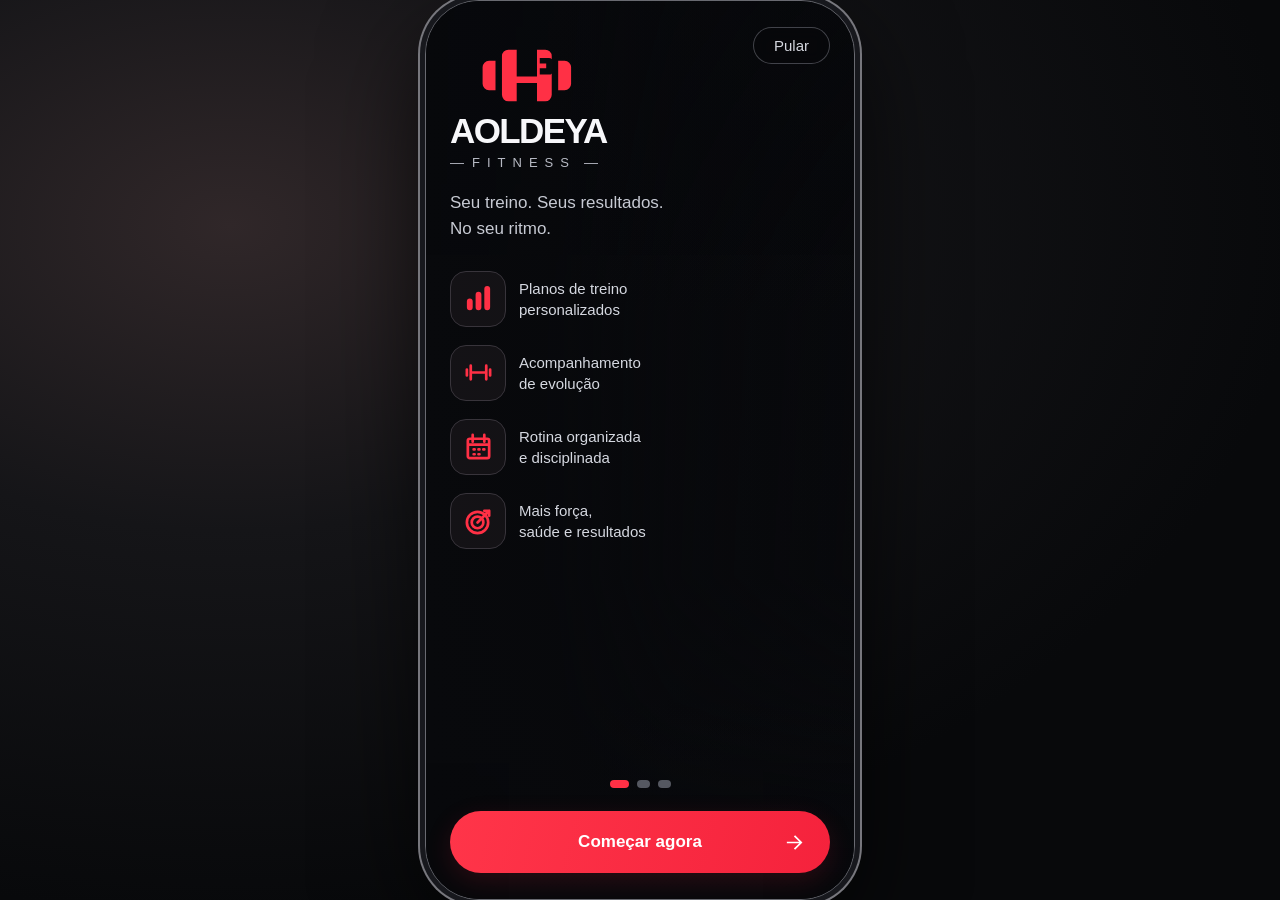
<file: novo/frontend/src/pages/index.html>
<!doctype html>
<html lang="pt-BR">
<head>
  <meta charset="utf-8" />
  <meta name="viewport" content="width=device-width, initial-scale=1" />
  <meta name="theme-color" content="#090a0d" />
  <title>AOLDEYA Fitness - Seu treino. Seus resultados.</title>
  <link rel="stylesheet" href="../styles/style.css" />
</head>
<body>
  <section class="phone" aria-label="Apresentação do AOLDEYA Fitness">
    <div class="hero" aria-hidden="true"></div>
    <a class="skip" href="usuario.html">Pular</a>
    <main>
      <header class="brand" aria-label="AOLDEYA Fitness">
        <svg class="brand-mark" viewBox="0 0 100 64" aria-hidden="true"><path fill="currentColor" d="M4 23a7 7 0 0 1 7-7h7v32h-7a7 7 0 0 1-7-7V23Zm21-12a7 7 0 0 1 7-7h9v29h22V4h9a7 7 0 0 1 7 7v42a7 7 0 0 1-7 7h-9V40H41v20h-9a7 7 0 0 1-7-7V11Zm61 5h7a7 7 0 0 1 7 7v18a7 7 0 0 1-7 7h-7V16Z"/><path d="M66 13h10a4 4 0 0 1 4 4v10a4 4 0 0 1-4 4H66v-7h7v-5h-7z" fill="#090a0d"/></svg>
        <div class="brand-name">AOLDEYA</div><div class="brand-sub">FITNESS</div>
      </header>
      <h1>Seu treino. Seus resultados.<br />No seu ritmo.</h1>
      <div class="features">
        <div class="feature"><span class="icon"><svg viewBox="0 0 32 32"><path d="M7 25v-6M16 25V12M25 25V6" stroke-width="6"/></svg></span><span>Planos de treino<br />personalizados</span></div>
        <div class="feature"><span class="icon"><svg viewBox="0 0 32 32"><path d="M4 13v6m4-10v14m16-14v14m4-10v6M8 16h16"/></svg></span><span>Acompanhamento<br />de evolução</span></div>
        <div class="feature"><span class="icon"><svg viewBox="0 0 32 32"><rect x="5" y="8" width="22" height="20" rx="2"/><path d="M10 4v7m12-7v7M6 14h20M11 19h1m4 0h1m4 0h1m-11 5h1m4 0h1"/></svg></span><span>Rotina organizada<br />e disciplinada</span></div>
        <div class="feature"><span class="icon"><svg viewBox="0 0 32 32"><circle cx="15" cy="18" r="11"/><circle cx="15" cy="18" r="6"/><path d="m15 18 12-12m-5 0h5v5"/></svg></span><span>Mais força,<br />saúde e resultados</span></div>
      </div>
      <footer class="bottom" id="comecar">
        <div class="dots" aria-label="Tela 1 de 3"><span></span><span></span><span></span></div>
        <nav class="actions" aria-label="Acesso">
          <a class="button primary" href="usuario.html">Começar agora<svg viewBox="0 0 24 24"><path d="M4 12h15m-7-7 7 7-7 7"/></svg></a>
        </nav>
      </footer>
    </main>
  </section>
  <script src="../scripts/script.js" defer></script>
</body>
</html>
</file>
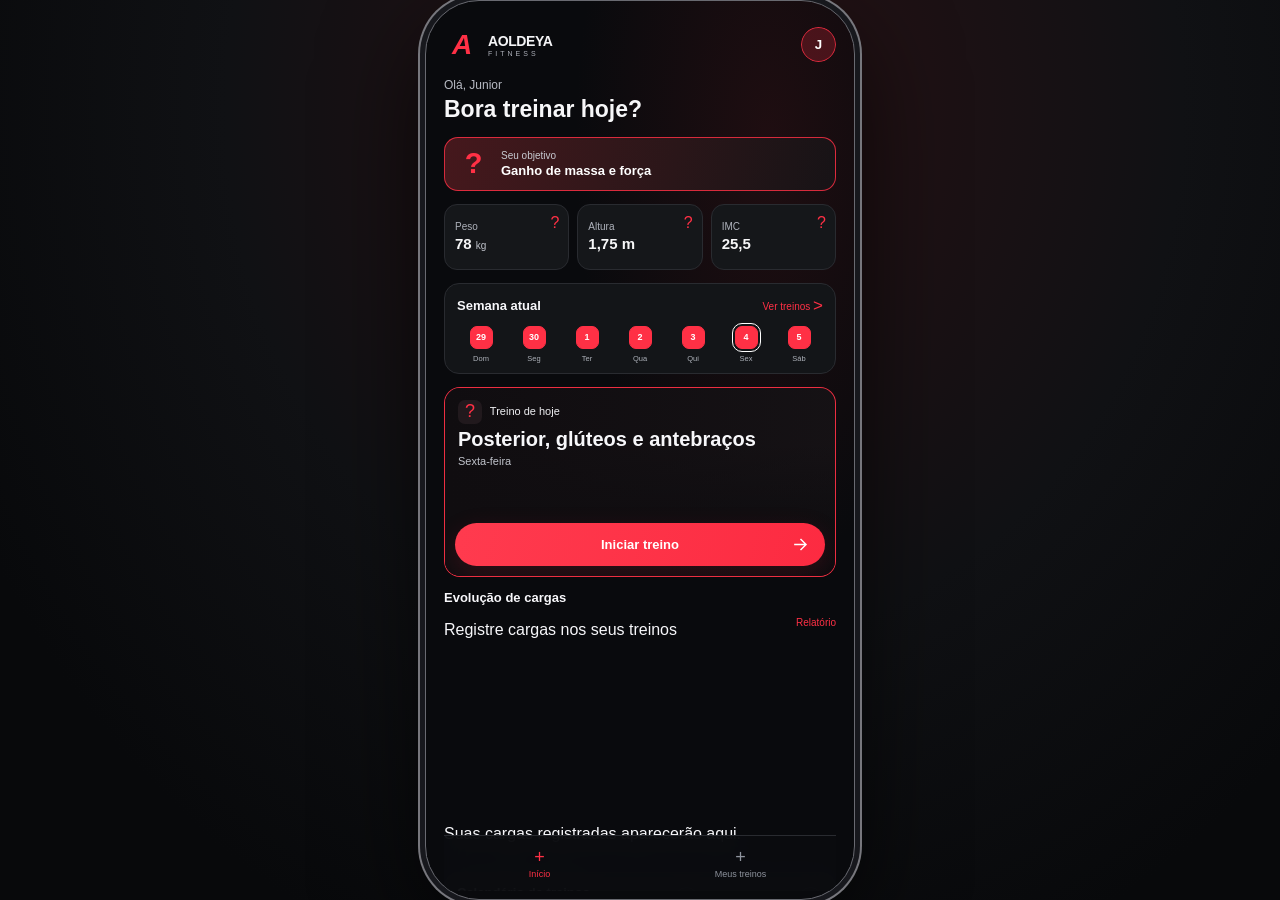
<file: novo/frontend/src/pages/dashboard.html>
<!doctype html>
<html lang="pt-BR">
<head>
  <meta charset="utf-8" />
  <meta name="viewport" content="width=device-width, initial-scale=1" />
  <meta name="theme-color" content="#090a0d" />
  <title>in&iacute;cio - AOLDEYA Fitness</title>
  <link rel="stylesheet" href="../styles/style.css" />
  <link rel="stylesheet" href="../styles/dashboard.css" />
</head>
<body class="app-page dashboard-page" data-page="dashboard">
  <section class="phone app-phone" aria-label="Painel AOLDEYA Fitness">
    <div class="app-backdrop" aria-hidden="true"></div>
    <main class="app-main dashboard-main">
      <header class="app-topbar">
        <a class="mini-brand" href="dashboard.html" aria-label="AOLDEYA Fitness in&iacute;cio"><span class="mini-logo">A</span><span>AOLDEYA<small>FITNESS</small></span></a>
        <div class="profile-menu-wrap">
          <button class="change-user" id="profile-menu-toggle" type="button" aria-label="Abrir menu do perfil" aria-expanded="false" aria-controls="profile-menu"><span class="avatar-initial">J</span><img id="profile-avatar-photo" alt="" hidden /></button>
          <div class="profile-menu" id="profile-menu" aria-label="Opções de perfil" hidden><button type="button" data-profile-action="photo">Editar foto de perfil</button><button type="button" data-profile-action="details">Editar dados do perfil</button><button type="button" id="appearance-toggle" data-profile-action="appearance">Mudar apar&#234;ncia</button><button class="profile-menu-logout" type="button" data-profile-action="logout">Sair</button><p id="profile-menu-feedback" class="profile-menu-feedback" role="status" aria-live="polite"></p></div>
          <input id="profile-photo-input" type="file" accept="image/jpeg,image/png,image/webp" hidden />
        </div>
      </header>
      <section class="welcome-block">
        <p class="eyebrow" id="welcome-greeting">Ol&aacute;, Junior</p>
        <h1 id="welcome-title">Bora treinar hoje?</h1>
      </section>
      <section class="goal-card">
        <span class="goal-icon" aria-hidden="true">?</span>
        <div><small>Seu objetivo</small><strong id="profile-goal">Ganho de massa e for&ccedil;a</strong></div>
      </section>
      <section class="stats-grid" aria-label="Suas medidas">
        <button class="stat-card measure-edit" type="button" aria-label="Editar peso" aria-haspopup="dialog"><span class="stat-icon">?</span><small>Peso</small><strong><span id="profile-weight">78</span> <small>kg</small></strong></button>
        <button class="stat-card measure-edit" type="button" aria-label="Editar altura" aria-haspopup="dialog"><span class="stat-icon">?</span><small>Altura</small><strong id="profile-height">1,75 m</strong></button>
        <article class="stat-card"><span class="stat-icon">?</span><small>IMC</small><strong id="profile-bmi">25,5</strong></article>
      </section>
      <dialog class="measures-dialog" id="measures-dialog" aria-labelledby="measures-title"><form id="measures-form"><button class="measures-close" type="button" id="close-measures" aria-label="Fechar">&times;</button><h2 id="measures-title">Atualizar medidas</h2><label for="weight-input">Peso (kg)</label><input id="weight-input" name="weight" type="number" min="20" max="400" step="0.1" required /><label for="height-input">Altura (m)</label><input id="height-input" name="height" type="number" min="0.8" max="2.5" step="0.01" required /><p class="bmi-preview" id="bmi-preview">IMC calculado: 25,5</p><p id="measure-feedback" role="status" aria-live="polite"></p><button class="button primary" type="submit">Salvar medidas</button></form></dialog>
      <dialog class="profile-dialog" id="profile-dialog" aria-labelledby="profile-dialog-title"><form id="profile-form"><button class="measures-close" id="close-profile-dialog" type="button" aria-label="Fechar">&times;</button><h2 id="profile-dialog-title">Editar dados do perfil</h2><label for="profile-name-input">Nome</label><input id="profile-name-input" type="text" maxlength="80" required /><p id="profile-feedback" role="status" aria-live="polite"></p><button class="button primary" type="submit">Salvar altera&ccedil;&otilde;es</button></form></dialog>
      <section class="week-card">
        <div class="section-heading"><h2>Semana atual</h2><a href="meus-treinos.html">Ver treinos <span>></span></a></div>
        <div class="week-progress" aria-label="Resumo semanal">
          <span class="week-day" data-day="dom"><i></i><small>Dom</small></span><span class="week-day" data-day="seg"><i></i><small>Seg</small></span><span class="week-day" data-day="ter"><i></i><small>Ter</small></span><span class="week-day" data-day="qua"><i></i><small>Qua</small></span><span class="week-day" data-day="qui"><i></i><small>Qui</small></span><span class="week-day" data-day="sex"><i></i><small>Sex</small></span><span class="week-day" data-day="sab"><i></i><small>S&aacute;b</small></span>
        </div>
      </section>
      <section class="today-card">
        <div class="today-image" id="today-image" aria-hidden="true"></div>
        <div class="today-shade"></div>
        <div class="today-caption"><span class="today-label"><span class="mini-dumbbell">?</span> Treino de hoje</span><strong id="today-workout-title">Peito</strong><small id="today-workout-day">Segunda-feira</small></div>
        <a class="button primary today-button" href="meus-treinos.html?dia=seg">Iniciar treino<svg viewBox="0 0 24 24"><path d="M4 12h15m-7-7 7 7-7 7"/></svg></a>
      </section>
      <section class="load-evolution-card"><div class="section-heading"><div><h2>Evolu&ccedil;&atilde;o de cargas</h2><p id="load-chart-exercise">Registre cargas nos seus treinos</p></div><a href="evolucao.html?usuario=Junior" class="report-link">Relat&oacute;rio</a></div><svg id="load-evolution-chart" class="load-chart" role="img" aria-label="Gr&aacute;fico da evolu&ccedil;&atilde;o de cargas"></svg><p class="load-chart-empty" id="load-chart-empty">Suas cargas registradas aparecer&atilde;o aqui.</p></section>
      <section class="training-calendar-card" aria-labelledby="calendar-title">
        <div class="calendar-heading"><div><h2 id="calendar-title">Calend&aacute;rio de treinos</h2><p id="calendar-count">Dias em que voc&ecirc; treinou</p></div><div class="calendar-month-nav"><button id="calendar-previous" type="button" aria-label="M&ecirc;s anterior">‹</button><strong id="calendar-month"></strong><button id="calendar-next" type="button" aria-label="Pr&oacute;ximo m&ecirc;s">›</button></div></div>
        <div class="calendar-weekdays" aria-hidden="true"><span>Dom</span><span>Seg</span><span>Ter</span><span>Qua</span><span>Qui</span><span>Sex</span><span>S&aacute;b</span></div>
        <div class="calendar-days" id="calendar-days" aria-label="Dias do m&ecirc;s"></div>
        <p class="calendar-hint"><i></i> Dia de treino registrado · Toque em uma data para registrar</p>
      </section>
      <dialog class="training-dialog" id="training-dialog" aria-labelledby="training-dialog-title"><form id="training-form"><button class="measures-close" id="close-training-dialog" type="button" aria-label="Fechar">&times;</button><h2 id="training-dialog-title">Registrar treino</h2><p id="training-date-label"></p><label for="training-name-input">Treino realizado</label><input id="training-name-input" maxlength="100" required value="Treino registrado" /><p id="training-feedback" role="status" aria-live="polite"></p><button class="button primary" type="submit">Registrar dia</button></form></dialog>
      <nav class="app-nav" aria-label="Navega&ccedil;&atilde;o principal"><a class="nav-link active" href="dashboard.html"><span>+</span>In&iacute;cio</a><a class="nav-link" href="meus-treinos.html"><span>+</span>Meus treinos</a></nav>
    </main>
  </section>
  <script src="../data/workouts.js" defer></script>
  <script src="../scripts/script.js" defer></script>
  <script src="../scripts/progress.js" defer></script>
  <script src="../scripts/dashboard.js" defer></script>
</body>
</html>
</file>
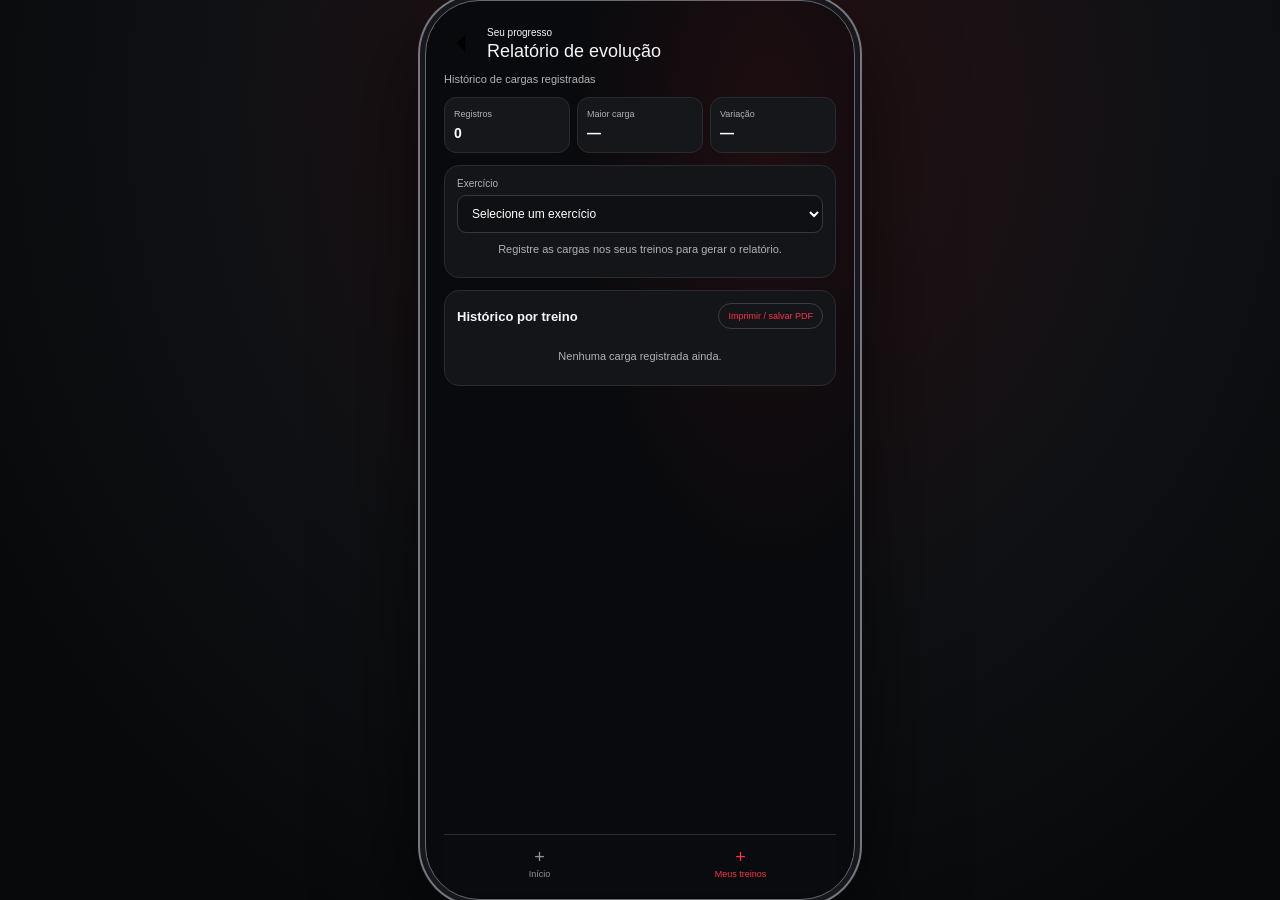
<file: novo/frontend/src/pages/evolucao.html>
<!doctype html>
<html lang="pt-BR">
<head>
  <meta charset="utf-8" />
  <meta name="viewport" content="width=device-width, initial-scale=1" />
  <meta name="theme-color" content="#090a0d" />
  <title>Relatório de evolução - AOLDEYA Fitness</title>
  <link rel="stylesheet" href="../styles/style.css" />
  <link rel="stylesheet" href="../styles/evolucao.css" />
</head>
<body class="app-page evolution-page" data-page="evolution">
  <section class="phone app-phone" aria-label="Relatório de evolução AOLDEYA Fitness">
    <div class="app-backdrop" aria-hidden="true"></div>
    <main class="app-main evolution-main">
      <header class="workouts-topbar"><a class="back app-back" href="dashboard.html" aria-label="Voltar ao in&iacute;cio"><svg viewBox="0 0 24 24"><path d="m15 18-6-6 6-6"/></svg></a><div><p class="eyebrow">Seu progresso</p><h1>Relat&oacute;rio de evolu&ccedil;&atilde;o</h1></div></header>
      <p class="report-period" id="report-period">Hist&oacute;rico de cargas registradas</p>
      <section class="report-stats" aria-label="Resumo da evolu&ccedil;&atilde;o">
        <article><small>Registros</small><strong id="record-count">0</strong></article>
        <article><small>Maior carga</small><strong id="record-best">—</strong></article>
        <article><small>Varia&ccedil;&atilde;o</small><strong id="record-change">—</strong></article>
      </section>
      <section class="report-chart-card">
        <label for="exercise-filter">Exerc&iacute;cio</label>
        <select id="exercise-filter"><option value="">Selecione um exerc&iacute;cio</option></select>
        <svg id="report-chart" class="report-chart" role="img" aria-label="Gr&aacute;fico da evolu&ccedil;&atilde;o de carga"></svg>
        <p id="report-empty">Registre as cargas nos seus treinos para gerar o relat&oacute;rio.</p>
        <p id="exercise-insight" class="exercise-insight"></p>
      </section>
      <section class="history-card"><div class="history-heading"><h2>Hist&oacute;rico por treino</h2><button id="print-report" type="button">Imprimir / salvar PDF</button></div><div id="load-history" class="load-history"></div></section>
      <nav class="app-nav" aria-label="Navega&ccedil;&atilde;o principal"><a class="nav-link" href="dashboard.html"><span>+</span>In&iacute;cio</a><a class="nav-link active" href="meus-treinos.html"><span>+</span>Meus treinos</a></nav>
    </main>
  </section>
  <script src="../scripts/script.js" defer></script>
  <script src="../scripts/progress.js" defer></script>
  <script src="../scripts/evolucao.js" defer></script>
</body>
</html>
</file>
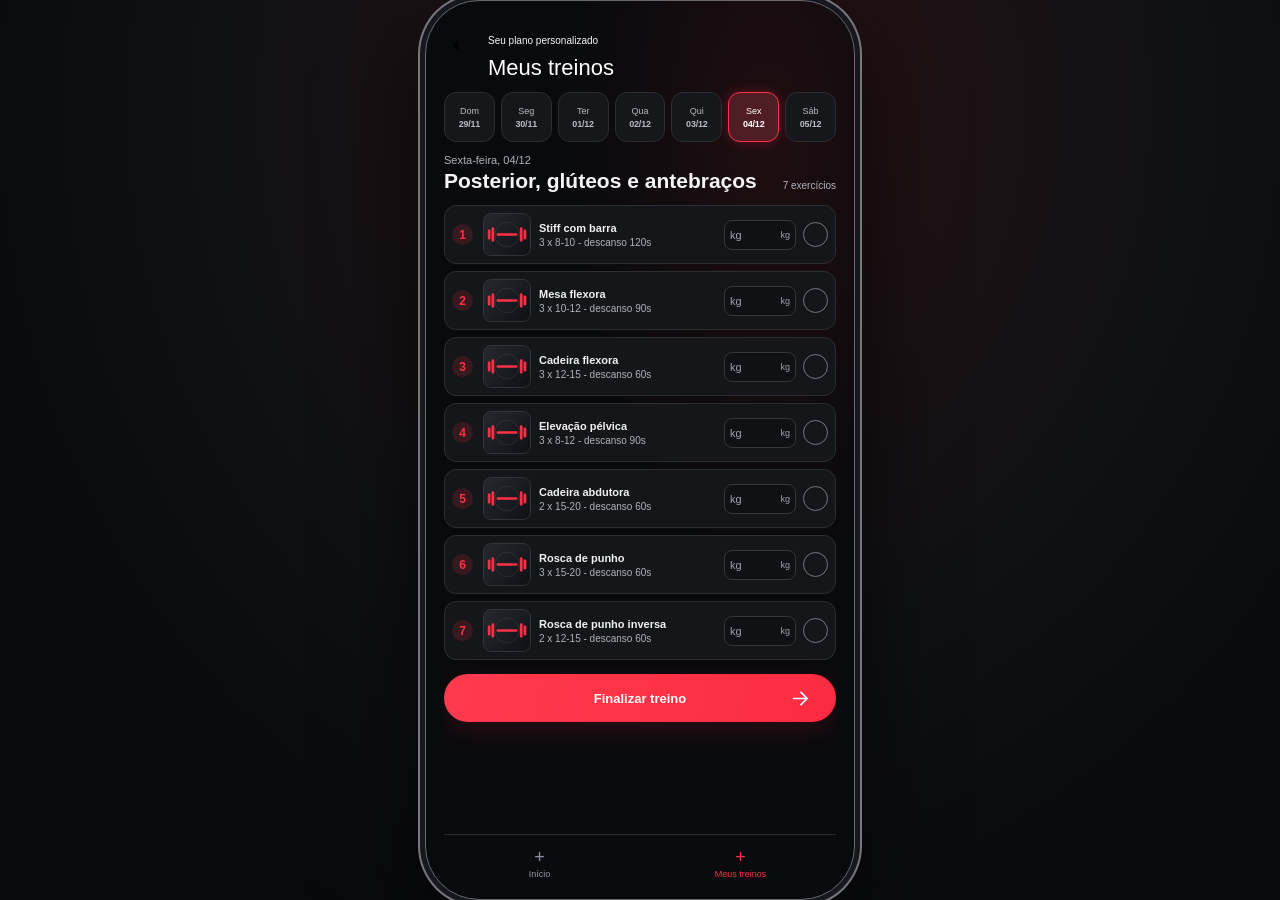
<file: novo/frontend/src/pages/meus-treinos.html>
<!doctype html>
<html lang="pt-BR">
<head>
  <meta charset="utf-8" />
  <meta name="viewport" content="width=device-width, initial-scale=1" />
  <meta name="theme-color" content="#090a0d" />
  <title>Meus treinos - AOLDEYA Fitness</title>
  <link rel="stylesheet" href="../styles/style.css" />
  <link rel="stylesheet" href="../styles/meus-treinos.css" />
</head>
<body class="app-page workouts-page" data-page="workouts">
  <section class="phone app-phone" aria-label="Meus treinos AOLDEYA Fitness">
    <div class="app-backdrop" aria-hidden="true"></div>
    <main class="app-main workouts-main">
      <header class="workouts-topbar"><a class="back app-back" href="dashboard.html" aria-label="Voltar ao início"><svg viewBox="0 0 24 24"><path d="m15 18-6-6 6-6"/></svg></a><div><p class="eyebrow">Seu plano personalizado</p><h1>Meus treinos</h1></div></header>
      <section class="day-picker" aria-label="Selecione um dia">
        <button class="day-button" type="button" data-day="dom"><span>Dom</span><small></small></button>
        <button class="day-button" type="button" data-day="seg"><span>Seg</span><small></small></button>
        <button class="day-button" type="button" data-day="ter"><span>Ter</span><small></small></button>
        <button class="day-button" type="button" data-day="qua"><span>Qua</span><small></small></button>
        <button class="day-button" type="button" data-day="qui"><span>Qui</span><small></small></button>
        <button class="day-button" type="button" data-day="sex"><span>Sex</span><small></small></button>
        <button class="day-button" type="button" data-day="sab"><span>S&aacute;b</span><small></small></button>
      </section>
      <section class="workout-heading"><div><p id="selected-day-label">Segunda-feira</p><h2 id="selected-workout-title">Peito</h2></div><span class="exercise-count" id="exercise-count">6 exercícios</span></section>
      <section class="exercise-list" id="exercise-list" aria-live="polite"></section>
      <section class="rest-card" id="rest-card" hidden><span>+</span><h2>Dia de recuperação</h2><p>Descanse, hidrate-se e prepare-se para o próximo treino.</p></section>
      <dialog class="exercise-dialog" id="exercise-dialog" aria-labelledby="exercise-dialog-title">
        <button class="exercise-dialog-close" id="exercise-dialog-close" type="button" aria-label="Fechar descrição">×</button>
        <img class="exercise-dialog-image" id="exercise-dialog-image" src="../assets/exercise-placeholder.svg" alt="Demonstração do exercício" />
        <div class="exercise-dialog-content">
          <p class="eyebrow" id="exercise-dialog-category">Exercício</p>
          <h2 id="exercise-dialog-title"></h2>
          <p class="exercise-dialog-summary" id="exercise-dialog-summary"></p>
          <h3>Como executar</h3>
          <p id="exercise-dialog-description"></p>
          <small class="exercise-dialog-credit">Imagens: <a href="https://github.com/yuhonas/free-exercise-db" target="_blank" rel="noreferrer">Free Exercise DB</a> (Unlicense)</small>
        </div>
      </dialog>
      <footer class="workout-footer"><button class="button primary finish-workout" type="button">Finalizar treino<svg viewBox="0 0 24 24"><path d="M4 12h15m-7-7 7 7-7 7"/></svg></button></footer>
      <nav class="app-nav" aria-label="Navegação principal"><a class="nav-link" href="dashboard.html"><span>+</span>Início</a><a class="nav-link active" href="meus-treinos.html"><span>+</span>Meus treinos</a></nav>
    </main>
  </section>
  <script src="../data/workouts.js" defer></script>
  <script src="../scripts/script.js" defer></script>
  <script src="../scripts/progress.js" defer></script>
  <script src="../scripts/meus-treinos.js" defer></script>
</body>
</html>
</file>
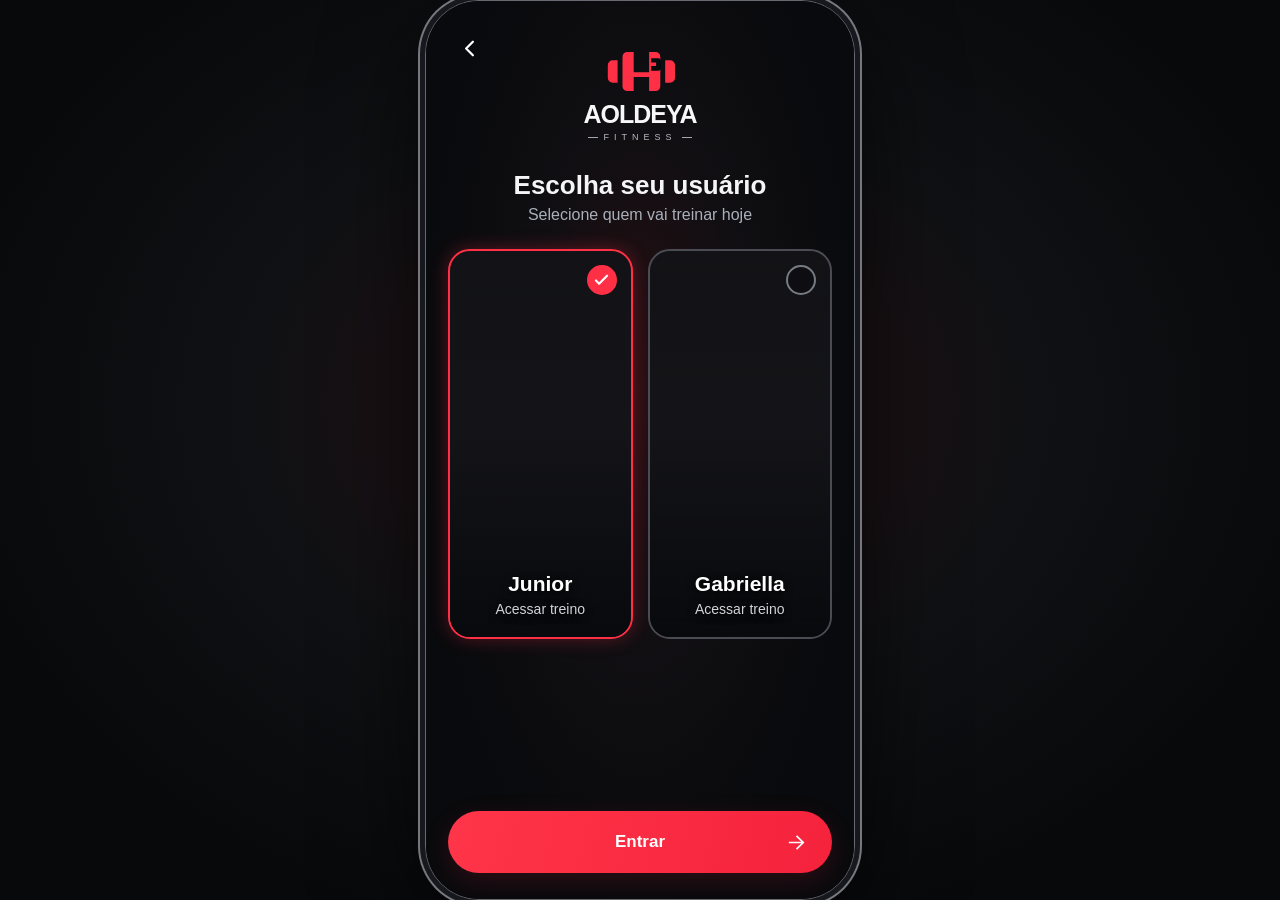
<file: novo/frontend/src/pages/usuario.html>
<!doctype html>
<html lang="pt-BR">
<head>
  <meta charset="utf-8" />
  <meta name="viewport" content="width=device-width, initial-scale=1" />
  <meta name="theme-color" content="#090a0d" />
  <title>Escolha seu usuário — AOLDEYA Fitness</title>
  <link rel="stylesheet" href="../styles/style.css" />
  <link rel="stylesheet" href="../styles/usuario.css" />
</head>
<body class="user-page">
  <section class="phone user-phone" aria-label="Escolha de usuário AOLDEYA Fitness">
    <div class="user-glow" aria-hidden="true"></div>
    <a class="back" href="index.html" aria-label="Voltar"><svg viewBox="0 0 24 24"><path d="m15 18-6-6 6-6"/></svg></a>
    <main class="user-main">
      <header class="brand user-brand" aria-label="AOLDEYA Fitness">
        <svg class="brand-mark" viewBox="0 0 100 64" aria-hidden="true"><path fill="currentColor" d="M4 23a7 7 0 0 1 7-7h7v32h-7a7 7 0 0 1-7-7V23Zm21-12a7 7 0 0 1 7-7h9v29h22V4h9a7 7 0 0 1 7 7v42a7 7 0 0 1-7 7h-9V40H41v20h-9a7 7 0 0 1-7-7V11Zm61 5h7a7 7 0 0 1 7 7v18a7 7 0 0 1-7 7h-7V16Z"/><path d="M66 13h10a4 4 0 0 1 4 4v10a4 4 0 0 1-4 4H66v-7h7v-5h-7z" fill="#090a0d"/></svg>
        <div class="brand-name">AOLDEYA</div><div class="brand-sub">FITNESS</div>
      </header>
      <div class="user-heading"><h1>Escolha seu usuário</h1><p>Selecione quem vai treinar hoje</p></div>
      <div class="profiles" role="group" aria-label="Usuários">
        <button class="profile-card selected" type="button" data-user="Junior" aria-pressed="true">
          <span class="profile-photo junior-photo" aria-hidden="true"></span><span class="check" aria-hidden="true"><svg viewBox="0 0 24 24"><path d="m5 12 4 4L19 6"/></svg></span>
          <span class="profile-info"><strong>Junior</strong><span>Acessar treino</span></span>
        </button>
        <button class="profile-card" type="button" data-user="Gabriella" aria-pressed="false">
          <span class="profile-photo gabriella-photo" aria-hidden="true"></span><span class="check" aria-hidden="true"><svg viewBox="0 0 24 24"><path d="m5 12 4 4L19 6"/></svg></span>
          <span class="profile-info"><strong>Gabriella</strong><span>Acessar treino</span></span>
        </button>
      </div>
      <footer class="user-bottom"><button class="button primary enter-button" type="button">Entrar<svg viewBox="0 0 24 24"><path d="M4 12h15m-7-7 7 7-7 7"/></svg></button></footer>
    </main>
  </section>
  <script src="../scripts/script.js" defer></script>
  <script src="../scripts/usuario.js" defer></script>
</body>
</html>
</file>
<file: novo/frontend/src/styles/style.css>
/* Base visual compartilhada pelas páginas; regras específicas ficam nos arquivos de cada tela. */
:root { color-scheme: dark; --red: #ff3045; --muted: #c4c8d1; }
    * { box-sizing: border-box; }
    body { margin: 0; min-height: 100vh; display: grid; place-items: center; color: #f7f7fa; background: radial-gradient(ellipse at 18% 25%, #302729 0, #151518 32%, #08090b 72%); font-family: Inter, -apple-system, BlinkMacSystemFont, "Segoe UI", sans-serif; }
    .phone { position: relative; width: min(100vw, 430px); height: min(100dvh, 900px); min-height: 700px; overflow: hidden; isolation: isolate; border: 1px solid #696a71; border-radius: 54px; background: #08090c; box-shadow: 0 0 0 5px #17181d, 0 0 0 7px #77777d, 0 34px 100px #000b; }
    .hero { position: absolute; inset: 0; z-index: -2; background: linear-gradient(90deg, #08090c 0%, #08090ce8 31%, #08090c75 58%, #08090c16 100%), linear-gradient(0deg, #08090c 0%, transparent 36%, #08090c14 100%), url("https://images.unsplash.com/photo-1534438327276-14e5300c3a48?auto=format&fit=crop&w=1200&q=85") center / cover; opacity: .93; }
    .hero::after { content: ""; position: absolute; inset: 0; background: linear-gradient(0deg,#08090c 0%,transparent 22%,transparent 65%,#08090c66 100%); }
    .bars i { display: block; width: 3px; border-radius: 2px; background: white; height: 6px; }.bars i:nth-child(2){height:9px}.bars i:nth-child(3){height:12px}.bars i:nth-child(4){height:15px}
    .skip { position: absolute; z-index: 2; top: 26px; right: 24px; border: 1px solid #77798288; color: #d5d7df; background: #08090c66; padding: 9px 20px; border-radius: 25px; font-size: 15px; text-decoration: none; backdrop-filter: blur(8px); }
    main { position: absolute; inset: 45px 24px 0; display: flex; flex-direction: column; }
    .brand { width: fit-content; margin: 0 0 20px; }
    .brand-mark { width: 94px; height: 59px; margin-left: 28px; color: var(--red); }
    .brand-name { margin-top: 4px; font-size: 35px; line-height: 1; letter-spacing: -1.6px; font-weight: 900; }
    .brand-sub { margin-top: 7px; color: #b7bac4; font-size: 13px; letter-spacing: 7px; font-weight: 500; }
    .brand-sub:before,.brand-sub:after { content:""; display:inline-block; vertical-align:middle; width:14px; height:1px; background:#a4a6b0; margin-right:8px; }.brand-sub:after{margin:0 0 0 8px}
    h1 { margin: 0 0 27px; max-width: 270px; color: #c7cad3; font-size: 17px; line-height: 1.55; font-weight: 400; }
    .features { display: grid; gap: 16px; max-width: 265px; }
    .feature { display: flex; align-items: center; gap: 13px; min-height: 58px; color: #d5d8e0; font-size: 15px; line-height: 1.4; }
    .icon { width: 56px; height: 56px; flex: 0 0 56px; display: grid; place-items: center; color: var(--red); border: 1px solid #38343b; border-radius: 16px; background: #171519c9; }
    .icon svg { width: 31px; height: 31px; stroke: currentColor; fill: none; stroke-width: 2.8; stroke-linecap: round; stroke-linejoin: round; }
    .bottom { margin-top: auto; padding-bottom: 26px; }
    .dots { display: flex; justify-content: center; gap: 8px; margin: 0 0 23px; }
    .dots span { height: 8px; width: 13px; border-radius: 8px; background: #555861; }.dots span:first-child{width:19px;background:var(--red)}
    .actions { display: grid; gap: 12px; }
    .button { height: 62px; display: flex; align-items: center; justify-content: center; position: relative; border-radius: 40px; text-decoration: none; font-size: 17px; font-weight: 650; }
    .primary { color: #fff; background: linear-gradient(105deg, #ff3549, #f5223c); box-shadow: 0 8px 26px #f5223c25; }
    .primary svg { position: absolute; right: 24px; width: 23px; height: 23px; fill: none; stroke: currentColor; stroke-width: 1.8; }
    .secondary { color: #c7cad2; border: 1px solid #a0a2aa; background: #08090c66; font-weight: 450; }
    @media (max-width: 500px) { body { display:block; background:#08090c; }.phone { width:100%; height:100dvh; min-height:640px; border:0; border-radius:0; box-shadow:none; }.phone:before { content:""; position:absolute; inset:0; z-index:4; border:0; pointer-events:none; } main { inset: 44px 24px 0; } }
    @media (max-height: 760px) { main { top: 34px; } .features { gap: 9px; }.feature,.icon{min-height:50px;height:50px}.icon{width:50px;flex-basis:50px}.brand{margin-bottom:12px}h1{margin-bottom:16px}.bottom{padding-bottom:18px}.dots{margin-bottom:14px}.button{height:56px} }

.app-page { --accent: var(--red); background: radial-gradient(ellipse at 55% 12%, #291114 0, #101114 48%, #08090b 82%); }
    .app-page.profile-pink { --accent: #f020b4; }
    .app-page .primary { color: white; background: linear-gradient(105deg, color-mix(in srgb, var(--accent), white 5%), color-mix(in srgb, var(--accent), #e90023 12%)); }
    .app-phone { background: #090a0d; }
    .app-backdrop { position: absolute; inset: 0; z-index: -1; background: radial-gradient(ellipse at 80% 16%, #40131766 0, transparent 40%); pointer-events: none; }
    .app-main { position: absolute; inset: 24px 18px 8px; display: flex; flex-direction: column; gap: 13px; overflow-y: auto; scrollbar-width: none; }
    .app-main::-webkit-scrollbar { display: none; }
    .app-topbar,.workouts-topbar { min-height: 39px; display: flex; align-items: center; justify-content: space-between; }
    .mini-brand { display: inline-flex; gap: 8px; align-items: center; color: #f4f4f6; text-decoration: none; font-size: 14px; font-weight: 850; letter-spacing: -.4px; }
    .mini-brand small { display: block; margin-top: 1px; color: #aeb1ba; font-size: 7px; letter-spacing: 3px; font-weight: 500; }
    .mini-logo { position: relative; display: grid; place-items: center; width: 36px; height: 27px; color: var(--accent); font-size: 28px; line-height: 1; font-weight: 900; font-style: italic; }
    .change-user { display: block; text-decoration: none; }
    .avatar-initial { width: 35px; height: 35px; display: grid; place-items: center; border: 1px solid color-mix(in srgb, var(--accent), transparent 20%); border-radius: 50%; color: white; background: color-mix(in srgb, var(--accent), transparent 78%); font-weight: 700; }
.app-nav { position: sticky; bottom: -1px; z-index: 4; display: grid; grid-template-columns: 1fr 1fr; min-height: 57px; margin: auto -5px 0; border-top: 1px solid #292b30; background: #0b0c0feF; backdrop-filter: blur(14px); }
    .nav-link { display: grid; align-content: center; justify-items: center; gap: 3px; color: #8f949e; text-decoration: none; font-size: 9px; }
    .nav-link span { font-size: 18px; line-height: 1; }
    .nav-link.active { color: var(--accent); }
@media (max-width: 500px) { .app-main { inset: 20px 16px 5px; }.stats-grid { gap: 6px; }.stat-card { padding-left: 8px; }.workouts-main { inset: 20px 14px 5px; }.exercise-row { grid-template-columns: 21px 43px minmax(0,1fr) 26px; gap: 6px; }.exercise-thumb { width: 43px; } }
    @media (max-height: 760px) { .app-main { gap: 9px; }.goal-card { min-height: 48px; }.stat-card { min-height: 58px; }.week-card { padding-top: 9px; padding-bottom: 8px; }.today-card { flex-basis: 160px; min-height: 160px; }.workouts-main { gap: 8px; }.day-button { min-height: 44px; }.exercise-list { gap: 5px; }.exercise-row { min-height: 52px; }.exercise-thumb { height: 37px; }.workouts-main .exercise-copy strong { font-size: 10px; } }

/* Tema claro escolhido no menu do perfil e persistido por usuário. */
.app-page.light-appearance { color-scheme: light; color: #1b1d22; background: radial-gradient(ellipse at 55% 12%, #f7e8ea 0, #e8e9ed 50%, #d8dbe1 100%); }
.app-page.light-appearance .app-phone { color: #1b1d22; background: #f2f3f6; }
.app-page.light-appearance .app-backdrop { background: radial-gradient(ellipse at 80% 16%, #f0c9ce 0, transparent 45%); }
.app-page.light-appearance .goal-card,.app-page.light-appearance .stat-card,.app-page.light-appearance .week-card,.app-page.light-appearance .today-card,.app-page.light-appearance .load-evolution-card,.app-page.light-appearance .training-calendar-card,.app-page.light-appearance .report-stats article,.app-page.light-appearance .report-chart-card,.app-page.light-appearance .history-card,.app-page.light-appearance .exercise-row,.app-page.light-appearance .rest-card { color: #202228; border-color: #d5d7de; background-color: #fff; }
.app-page.light-appearance .goal-card strong,.app-page.light-appearance .stat-card strong,.app-page.light-appearance .report-stats strong { color: #17191e; }
.app-page.light-appearance .welcome-block h1,.app-page.light-appearance .workouts-topbar h1,.app-page.light-appearance .workout-heading h2,.app-page.light-appearance .exercise-copy strong,.app-page.light-appearance .today-caption strong,.app-page.light-appearance .section-heading h2,.app-page.light-appearance .history-heading h2 { color: #17191e; }
.app-page.light-appearance .eyebrow,.app-page.light-appearance .workout-heading p,.app-page.light-appearance .exercise-copy small,.app-page.light-appearance .stat-card small,.app-page.light-appearance .section-heading p,.app-page.light-appearance .calendar-weekdays { color: #626873; }
.app-page.light-appearance .day-button { color: #4d525c; border-color: #d5d7de; background: #fff; }
.app-page.light-appearance .day-button.active { color: #17191e; background: color-mix(in srgb, var(--accent), white 87%); }
.app-page.light-appearance .exercise-load { color: #202228; }
.app-page.light-appearance .load-entry { border-color: #d5d7de; background: #f5f6f8; }
.app-page.light-appearance .profile-menu,.app-page.light-appearance .exercise-dialog,.app-page.light-appearance .profile-dialog,.app-page.light-appearance .measures-dialog,.app-page.light-appearance .training-dialog { color: #202228; border-color: #d5d7de; background: #fff; }
.app-page.light-appearance .profile-menu button { color: #30343b; }
.app-page.light-appearance .app-nav { border-color: #d5d7de; background: #fffffff0; }
.app-page.light-appearance .exercise-dialog-content > p:not(.eyebrow):not(.exercise-dialog-summary),.app-page.light-appearance .exercise-dialog-summary { color: #444a54; }

/* Ajustes completos para a troca de aparencia nas telas internas. */
.app-page.light-appearance .mini-brand,
.app-page.light-appearance .welcome-block,
.app-page.light-appearance .workouts-topbar,
.app-page.light-appearance .profile-menu-feedback,
.app-page.light-appearance .calendar-month-nav,
.app-page.light-appearance .calendar-heading,
.app-page.light-appearance .training-calendar-card,
.app-page.light-appearance .week-card,
.app-page.light-appearance .load-evolution-card,
.app-page.light-appearance .history-card { color: #242832; }
.app-page.light-appearance .mini-brand small,
.app-page.light-appearance .welcome-block p,
.app-page.light-appearance .calendar-hint,
.app-page.light-appearance .load-chart-empty,
.app-page.light-appearance .nav-link:not(.active) { color: #626873; }
.app-page.light-appearance .avatar-initial { color: #252833; background: color-mix(in srgb, var(--accent), white 87%); }
.app-page.light-appearance .profile-menu button:hover { background: #edf0f4; }
.app-page.light-appearance .today-card { background-color: #fff; }
.app-page.light-appearance .app-nav .nav-link.active { color: var(--accent); }
</file>
<file: novo/frontend/src/styles/dashboard.css>
.welcome-block { margin: 1px 0 0; }
    .eyebrow { margin: 0 0 4px; color: #b8bbc4; font-size: 12px; }
    .welcome-block h1 { max-width: none; margin: 0; color: #f7f7f9; font-size: 23px; font-weight: 750; line-height: 1.2; }
    .goal-card { display: flex; align-items: center; gap: 11px; min-height: 54px; padding: 9px 12px; border: 1px solid color-mix(in srgb, var(--accent), transparent 18%); border-radius: 14px; background: linear-gradient(100deg, color-mix(in srgb, var(--accent), #111 78%), #171316); }
    .goal-icon { display: grid; place-items: center; width: 33px; height: 33px; border-radius: 10px; color: var(--accent); font-size: 29px; font-weight: 700; }
    .goal-card div { display: grid; gap: 2px; }
    .goal-card small { color: #c8cbd2; font-size: 10px; }
    .goal-card strong { color: #fff; font-size: 13px; font-weight: 600; }
    .stats-grid { display: grid; grid-template-columns: repeat(3, minmax(0, 1fr)); gap: 8px; }
    .stat-card { position: relative; min-height: 66px; display: grid; align-content: center; gap: 3px; padding: 9px 10px; border: 1px solid #292b30; border-radius: 13px; background: #15171a; }
    .stat-card > small { color: #aeb2bb; font-size: 10px; }
    .stat-card strong { color: #f7f7f8; font-size: 15px; }
    .stat-card strong small { color: #c0c3cb; font-size: 10px; font-weight: 500; }
    .stat-icon { position: absolute; top: 9px; right: 9px; color: var(--accent); font-size: 16px; }
    .week-card { padding: 12px 12px 10px; border: 1px solid #292b30; border-radius: 15px; background: #131518; }
    .section-heading { display: flex; align-items: center; justify-content: space-between; }
    .section-heading h2 { margin: 0; font-size: 13px; font-weight: 650; }
    .section-heading a { color: var(--accent); text-decoration: none; font-size: 10px; }
    .section-heading a span { font-size: 17px; vertical-align: -1px; }
    .week-progress { display: grid; grid-template-columns: repeat(7, 1fr); gap: 5px; margin-top: 10px; }
    .week-day { display: grid; justify-items: center; gap: 5px; color: #aeb2ba; font-size: 9px; }
    .week-day i { width: 23px; height: 23px; display: grid; place-items: center; border: 1px solid #353840; border-radius: 7px; color: #c4c8d1; background: #202227; font-size: 9px; font-style: normal; font-weight: 650; }
    .week-day.done i,.week-day.has-workout i { border-color: var(--accent); color: white; background: var(--accent); }.week-day.today i { outline: 1px solid #fff; outline-offset: 2px; }
    .today-card { position: relative; min-height: 190px; flex: 1 0 190px; overflow: hidden; border: 1px solid color-mix(in srgb, var(--accent), transparent 8%); border-radius: 16px; background: #181417; }
    .today-image { position: absolute; inset: 0; background-position: center 37%; background-size: cover; background-image: url("https://images.unsplash.com/photo-1534438327276-14e5300c3a48?auto=format&fit=crop&w=1000&q=85"); opacity: .55; }
    .profile-pink .today-image { background-image: url("https://images.unsplash.com/photo-1518611012118-696072aa579a?auto=format&fit=crop&w=1000&q=85"); }
    .today-shade { position: absolute; inset: 0; background: linear-gradient(90deg, #100d10 0%, #100d10a6 58%, #100d1055 100%), linear-gradient(0deg,#090a0d 0%,transparent 70%); }
    .today-caption { position: absolute; left: 13px; top: 12px; display: grid; gap: 4px; }
    .today-label { color: #f0f0f3; font-size: 11px; }
    .mini-dumbbell { display: inline-grid; place-items: center; width: 24px; height: 24px; margin-right: 5px; border-radius: 7px; color: var(--accent); background: #21191d; font-size: 18px; vertical-align: middle; }
    .today-caption strong { font-size: 20px; }
    .today-caption > small { color: #c0c3cb; font-size: 11px; }
    .today-button { position: absolute; left: 10px; right: 10px; bottom: 10px; height: 43px; font-size: 13px; }
    .today-button svg,.finish-workout svg { right: 15px; width: 19px; height: 19px; }

.measures-dialog { width: min(360px, calc(100vw - 36px)); padding: 0; border: 1px solid #373a42; border-radius: 18px; color: #f7f7f8; background: #141619; box-shadow: 0 20px 70px #000c; }
.measures-dialog::backdrop { background: #000b; backdrop-filter: blur(4px); }
.measures-dialog form { display: grid; gap: 10px; padding: 22px; }
.measures-dialog h2 { margin: 0 38px 8px 0; font-size: 19px; }
.measures-dialog label { color: #c8cbd2; font-size: 12px; }
.measures-dialog input { width: 100%; box-sizing: border-box; padding: 12px; border: 1px solid #3a3d45; border-radius: 10px; outline-color: var(--accent); color: white; background: #0e1013; font: inherit; }
.measures-dialog form .button { position: static; height: 44px; margin-top: 5px; border: 0; cursor: pointer; font: inherit; }
.measures-close { position: absolute; top: 12px; right: 12px; width: 32px; height: 32px; border: 1px solid #555963; border-radius: 50%; color: white; background: transparent; font-size: 21px; cursor: pointer; }
#measure-feedback { min-height: 16px; margin: 0; color: #ff6874; font-size: 11px; }

.bmi-preview { margin: 2px 0; color: #fff; font-size: 13px; font-weight: 650; }

.stat-card.measure-edit { width: 100%; text-align: left; font-family: inherit; cursor: pointer; transition: border-color .18s, background .18s; }
.stat-card.measure-edit:hover,.stat-card.measure-edit:focus-visible { border-color: var(--accent); background: #1b191c; }
.stat-card.measure-edit:focus-visible { outline: 2px solid var(--accent); outline-offset: 2px; }
.training-calendar-card { padding: 12px; border: 1px solid #292b30; border-radius: 15px; background: #131518; }
.calendar-heading { display: flex; align-items: center; justify-content: space-between; gap: 7px; }
.calendar-heading h2 { margin: 0; font-size: 13px; }
.calendar-heading p { margin: 4px 0 0; color: #aeb2bc; font-size: 9px; }
.calendar-month-nav { display: flex; align-items: center; gap: 5px; }
.calendar-month-nav strong { min-width: 75px; color: #e7e8eb; text-align: center; font-size: 10px; text-transform: capitalize; }
.calendar-month-nav button { width: 25px; height: 25px; padding: 0; border: 1px solid #383b43; border-radius: 50%; color: var(--accent); background: #1a1c20; font-size: 18px; line-height: 1; cursor: pointer; }
.calendar-weekdays,.calendar-days { display: grid; grid-template-columns: repeat(7,minmax(0,1fr)); gap: 4px; }
.calendar-weekdays { margin: 11px 0 5px; color: #888e99; text-align: center; font-size: 8px; }
.calendar-days { grid-auto-rows: 34px; }
.calendar-day,.calendar-spacer { min-width: 0; }
.calendar-day { position: relative; display: grid; place-items: center; padding: 0; border: 1px solid transparent; border-radius: 9px; color: #d9dbe0; background: transparent; font: inherit; font-size: 10px; cursor: pointer; }
.calendar-day:hover:not(:disabled) { border-color: #454852; background: #202227; }
.calendar-day.is-today { border-color: color-mix(in srgb, var(--accent), transparent 35%); }
.calendar-day.is-trained { color: #fff; background: var(--accent); font-weight: 750; box-shadow: 0 2px 8px color-mix(in srgb, var(--accent), transparent 62%); }
.calendar-day:disabled { color: #555963; cursor: default; }
.calendar-hint { display: flex; align-items: center; gap: 6px; margin: 9px 0 0; color: #9398a2; font-size: 9px; }
.calendar-hint i { width: 8px; height: 8px; border-radius: 50%; background: var(--accent); }
.training-dialog { position: fixed; width: min(360px, calc(100vw - 32px)); padding: 0; border: 1px solid #373a42; border-radius: 18px; color: #f7f7f8; background: #141619; box-shadow: 0 20px 70px #000c; }
.training-dialog::backdrop { background: #000b; backdrop-filter: blur(4px); }
.training-dialog form { display: grid; gap: 10px; padding: 22px; }
.training-dialog h2 { margin: 0 38px 0 0; font-size: 19px; }
.training-dialog form > p { margin: 0; color: #aeb2bc; font-size: 11px; }
.training-dialog label { color: #c8cbd2; font-size: 12px; }
.training-dialog input { width: 100%; box-sizing: border-box; padding: 12px; border: 1px solid #3a3d45; border-radius: 10px; outline-color: var(--accent); color: white; background: #0e1013; font: inherit; }
.training-dialog form .button { position: static; height: 44px; margin-top: 5px; border: 0; cursor: pointer; font: inherit; }
#training-feedback { min-height: 15px; color: var(--accent); }.profile-menu-wrap { position: relative; }
.change-user { display: grid; place-items: center; padding: 0; overflow: hidden; border: 0; border-radius: 50%; background: transparent; cursor: pointer; }
.change-user:focus-visible { outline: 2px solid var(--accent); outline-offset: 3px; }
.change-user img { width: 35px; height: 35px; border: 1px solid color-mix(in srgb, var(--accent), transparent 20%); border-radius: 50%; object-fit: cover; }
.change-user img[hidden] { display: none; }
.change-user.has-photo .avatar-initial { display: none; }
.profile-menu { position: absolute; z-index: 20; top: calc(100% + 9px); right: 0; width: 205px; padding: 6px; border: 1px solid #383b43; border-radius: 13px; background: #17191d; box-shadow: 0 12px 34px #000b; }
.profile-menu[hidden] { display: none; }
.profile-menu button { width: 100%; padding: 11px 10px; border: 0; border-radius: 8px; color: #e6e7eb; text-align: left; background: transparent; font: inherit; font-size: 12px; cursor: pointer; }
.profile-menu button:hover,.profile-menu button:focus-visible { outline: 0; background: #25272d; }
.profile-menu .profile-menu-logout { margin-top: 4px; border-top: 1px solid #343740; border-radius: 0 0 8px 8px; color: #ff6674; }
.profile-dialog { position: fixed; width: min(360px, calc(100vw - 32px)); padding: 0; border: 1px solid #373a42; border-radius: 18px; color: #f7f7f8; background: #141619; box-shadow: 0 20px 70px #000c; }
.profile-dialog::backdrop { background: #000b; backdrop-filter: blur(4px); }
.profile-dialog form { display: grid; gap: 10px; padding: 22px; }
.profile-dialog h2 { margin: 0 38px 8px 0; font-size: 19px; }
.profile-dialog label { color: #c8cbd2; font-size: 12px; }
.profile-dialog input { width: 100%; box-sizing: border-box; padding: 12px; border: 1px solid #3a3d45; border-radius: 10px; outline-color: var(--accent); color: white; background: #0e1013; font: inherit; }
.profile-dialog form .button { position: static; height: 44px; margin-top: 5px; border: 0; cursor: pointer; font: inherit; }
#profile-feedback { min-height: 15px; margin: 0; color: #aeb2bc; font-size: 10px; }
.profile-menu-feedback { margin: 4px 8px 6px; color: #aeb2bc; font-size: 9px; line-height: 1.4; }
</file>
<file: novo/frontend/src/styles/evolucao.css>
.evolution-main { gap: 12px; }
.evolution-main .workouts-topbar { gap: 9px; justify-content: flex-start; }
.evolution-main .workouts-topbar > div { flex: 1; min-width: 0; }
.evolution-main .workouts-topbar h1 { margin: 0; color: #f5f5f7; font-size: 18px; line-height: 1.15; }
.evolution-main .workouts-topbar .eyebrow { margin: 0 0 3px; font-size: 10px; }
.evolution-main .app-back { position: static; width: 34px; height: 38px; flex: 0 0 34px; }
.report-period { margin: -3px 0 0; color: #aeb2bc; font-size: 11px; }
.report-stats { display: grid; grid-template-columns: repeat(3,minmax(0,1fr)); gap: 7px; }
.report-stats article { min-width: 0; display: grid; gap: 6px; padding: 11px 9px; border: 1px solid #292b30; border-radius: 12px; background: #15171a; }
.report-stats small { color: #aeb2bc; font-size: 9px; }
.report-stats strong { overflow: hidden; color: white; font-size: 14px; text-overflow: ellipsis; white-space: nowrap; }
.report-chart-card,.history-card { padding: 12px; border: 1px solid #292b30; border-radius: 15px; background: #131518; }
.report-chart-card > label { display: block; margin-bottom: 6px; color: #aeb2bc; font-size: 10px; }
#exercise-filter { width: 100%; padding: 10px; border: 1px solid #353841; border-radius: 9px; color: white; background: #0e1013; font: inherit; font-size: 12px; }
.report-chart { display: block; width: 100%; height: 170px; margin-top: 8px; overflow: visible; }
.report-chart:not([viewBox]) { display: none; }
.report-chart-card > p { margin: 10px 0 0; color: #aeb2bc; text-align: center; font-size: 11px; }
.report-chart-card > p[hidden] { display: none; }
.exercise-insight { color: #d9dbe0 !important; text-align: left !important; line-height: 1.5; }
.history-heading { display: flex; align-items: center; justify-content: space-between; gap: 8px; }
.history-heading h2 { margin: 0; font-size: 13px; }
.history-heading button { padding: 7px 9px; border: 1px solid #3a3d45; border-radius: 18px; color: var(--accent); background: transparent; font: inherit; font-size: 9px; cursor: pointer; }
.load-history { display: grid; gap: 7px; margin-top: 10px; }
.history-row { display: flex; justify-content: space-between; gap: 8px; padding: 9px 10px; border-radius: 9px; background: #1a1c20; }
.history-row div { min-width: 0; display: grid; gap: 3px; }
.history-row strong { overflow: hidden; color: #f5f5f7; font-size: 11px; text-overflow: ellipsis; white-space: nowrap; }
.history-row small { color: #aeb2bc; font-size: 9px; }
.history-row > b { flex: 0 0 auto; color: var(--accent); font-size: 12px; }
.history-empty { color: #aeb2bc; text-align: center; font-size: 11px; }
@media print { body { display: block; color-scheme: light; background: white !important; }.phone { width: 100%; height: auto; min-height: 0; border: 0; box-shadow: none; background: white; }.status,.app-backdrop,.app-nav,.history-heading button { display: none !important; }.app-main { position: static; overflow: visible; color: #15171a; }.report-chart-card,.history-card,.report-stats article { break-inside: avoid; background: white; border-color: #bbb; }.report-stats strong,.history-row strong { color: #111; }.history-row { background: #f2f2f2; } }
</file>
<file: novo/frontend/src/styles/meus-treinos.css>
.workouts-main { gap: 12px; }
    .workouts-topbar { gap: 10px; justify-content: flex-start; }
    .workouts-topbar > div { flex: 1; }
    .workouts-topbar .eyebrow { font-size: 10px; }
    .workouts-topbar h1 { margin: 0; color: white; font-size: 22px; line-height: 1.1; }
    .app-back { position: static; width: 34px; height: 38px; flex: 0 0 34px; }
    .app-back svg { width: 23px; height: 23px; }
    .day-picker { display: grid; grid-template-columns: repeat(7, minmax(0, 1fr)); gap: 6px; }
    .day-button { min-height: 50px; display: grid; align-content: center; justify-items: center; gap: 3px; padding: 5px 1px; border: 1px solid #2b2e33; border-radius: 12px; color: #b8bbc3; background: #15171a; font-family: inherit; cursor: pointer; }
    .day-button span { font-size: 9px; }
    .day-button small { font-size: 9px; font-weight: 650; letter-spacing: -.2px; }
    .day-button.today { border-color: color-mix(in srgb, var(--accent), #41444b 35%); }.day-button.active { border-color: var(--accent); color: white; background: color-mix(in srgb, var(--accent), #15171a 75%); box-shadow: 0 0 12px color-mix(in srgb, var(--accent), transparent 70%); }
    .workout-heading { display: flex; align-items: end; justify-content: space-between; }
    .workout-heading p { margin: 0 0 3px; color: #afb3bd; font-size: 11px; }
    .workout-heading h2 { margin: 0; color: #f5f5f7; font-size: 21px; line-height: 1.15; }
    .exercise-count { margin-bottom: 2px; color: #aeb2bc; font-size: 10px; }
    .exercise-list { display: grid; gap: 7px; }
    .exercise-row { min-height: 59px; display: grid; grid-template-columns: 23px minmax(0, 1fr) 28px; align-items: center; gap: 8px; padding: 5px 7px; border: 1px solid #2b2e33; border-radius: 12px; background: #141619; transition: border-color .2s, opacity .2s; }
    .exercise-number { display: grid; place-items: center; width: 21px; height: 21px; border-radius: 50%; color: var(--accent); background: color-mix(in srgb, var(--accent), transparent 85%); font-size: 12px; font-weight: 750; }
    .exercise-open { min-width: 0; display: grid; grid-template-columns: 48px minmax(0, 1fr); align-items: center; gap: 8px; padding: 0; border: 0; text-align: left; background: transparent; font-family: inherit; cursor: pointer; }
    .exercise-thumb { width: 48px; height: 43px; display: block; object-fit: cover; border: 1px solid #32353b; border-radius: 8px; background: #191b20; }
    .exercise-copy { display: grid; gap: 3px; min-width: 0; }
    .exercise-copy strong { overflow: hidden; color: #f1f1f3; font-size: 11px; font-weight: 600; text-overflow: ellipsis; white-space: nowrap; }
    .exercise-copy small { color: #aeb2bc; font-size: 10px; }
    .exercise-done { width: 25px; height: 25px; display: grid; place-items: center; padding: 0; border: 1px solid #737984; border-radius: 50%; color: white; background: transparent; cursor: pointer; }
    .exercise-done svg { display: none; width: 16px; height: 16px; fill: none; stroke: white; stroke-width: 2.8; stroke-linecap: round; stroke-linejoin: round; }
    .exercise-done[aria-pressed="true"] { border-color: var(--accent); background: var(--accent); }
    .exercise-done[aria-pressed="true"] svg { display: block; }
    .exercise-row.is-done { border-color: color-mix(in srgb, var(--accent), transparent 35%); opacity: .62; }
    .rest-card { padding: 28px 18px; border: 1px solid #2b2e33; border-radius: 16px; text-align: center; background: #141619; }
    .rest-card[hidden] { display: none; }
    .rest-card > span { color: var(--accent); font-size: 28px; }
    .rest-card h2 { margin: 8px 0; font-size: 17px; }
    .rest-card p { margin: 0; color: #aeb2bc; font-size: 12px; line-height: 1.5; }
    .workout-footer { padding-top: 2px; }
    .finish-workout { width: 100%; height: 48px; border: 0; font-family: inherit; font-size: 13px; cursor: pointer; }
    .finish-workout[hidden] { display: none; }
    .finish-workout.completed { background: linear-gradient(105deg, #218e65, #17734e); }
    .workouts-main .app-nav { margin-top: auto; }
    .exercise-dialog { position: fixed; width: min(430px, calc(100vw - 28px)); max-height: min(82vh, 760px); padding: 0; overflow: auto; border: 1px solid #3a3d45; border-radius: 20px; color: #f4f4f6; background: #101216; box-shadow: 0 24px 80px #000b; }
    .exercise-dialog::backdrop { background: #000b; backdrop-filter: blur(5px); }
    .exercise-dialog[open] { animation: exercise-dialog-in .18s ease-out; }
    .exercise-dialog-image { display: block; width: 100%; max-height: 300px; aspect-ratio: 1.45; object-fit: contain; background: radial-gradient(circle at center, #282a31, #111216 70%); }
    .exercise-dialog-content { padding: 18px 20px 20px; }
    .exercise-dialog-content .eyebrow { margin: 0 0 5px; color: var(--accent); font-size: 11px; }
    .exercise-dialog-content h2 { margin: 0 38px 9px 0; font-size: 21px; }
    .exercise-dialog-summary { margin: 0 0 20px; color: #bec1c9; font-size: 13px; }
    .exercise-dialog-content h3 { margin: 0 0 8px; font-size: 14px; }
    .exercise-dialog-content > p:not(.eyebrow):not(.exercise-dialog-summary) { margin: 0; color: #d0d2d8; font-size: 13px; line-height: 1.65; }
    .exercise-dialog-close { position: sticky; z-index: 2; top: 10px; float: right; width: 36px; height: 36px; margin: 10px 10px -46px 0; border: 1px solid #777b85; border-radius: 50%; color: #fff; background: #111b; font-size: 24px; cursor: pointer; }
    .exercise-dialog-credit { display: block; margin-top: 20px; color: #878b95; font-size: 10px; }
    .exercise-dialog-credit a { color: #b8bbc3; }
    @keyframes exercise-dialog-in { from { opacity: 0; transform: translateY(8px) scale(.98); } to { opacity: 1; transform: translateY(0) scale(1); } }

.workouts-main .exercise-row { grid-template-columns: 23px minmax(0, 1fr) auto; }
.exercise-actions { display: flex; align-items: center; gap: 7px; }
.load-entry { width: 72px; height: 30px; display: flex; align-items: center; gap: 3px; padding: 0 5px; border: 1px solid #343840; border-radius: 8px; color: #9da2ad; background: #0f1114; }
.exercise-load { min-width: 0; width: 48px; padding: 0; border: 0; outline: 0; color: #f6f6f8; background: transparent; font: inherit; font-size: 11px; }
.exercise-load::placeholder { color: #9da2ad; opacity: 1; }
.load-entry > span { font-size: 9px; }
.load-status { position: absolute; width: 1px; height: 1px; padding: 0; margin: -1px; overflow: hidden; clip: rect(0,0,0,0); white-space: nowrap; border: 0; }
@media (max-width: 500px) { .workouts-main .exercise-row { grid-template-columns: 21px minmax(0,1fr) auto; gap: 5px; }.exercise-actions { gap: 5px; }.load-entry { width: 64px; padding: 0 4px; }.exercise-load { width: 41px; } }
.load-entry.is-saved { border-color: #258e68; }
.load-entry.is-local { border-color: #a77927; }
</file>
<file: novo/frontend/src/styles/usuario.css>
.user-page { --accent: var(--red); background: radial-gradient(ellipse at 50% 45%, #291114 0, #101114 43%, #08090b 78%); }
.user-page.profile-pink { --accent: #f020b4; }
    .user-phone { background: #090a0d; }
    .user-glow { position: absolute; inset: 0; z-index: -1; background: radial-gradient(ellipse at 50% 43%, #40131788 0, #141115a8 36%, #090a0d 72%); }
    .back { position: absolute; z-index: 2; top: 26px; left: 22px; width: 42px; height: 42px; display: grid; place-items: center; color: white; }
    .back svg { width: 27px; height: 27px; fill: none; stroke: currentColor; stroke-width: 2; stroke-linecap: round; stroke-linejoin: round; }
    .user-main { inset: 48px 22px 0; align-items: stretch; }
    .user-brand { align-self: center; text-align: center; margin: 0 0 28px; }
    .user-brand .brand-mark { margin: 0; width: 70px; height: 45px; }
    .user-brand .brand-name { font-size: 25px; letter-spacing: -1px; }
    .user-brand .brand-sub { font-size: 9px; letter-spacing: 5px; margin-top: 5px; }
    .user-brand .brand-sub:before,.user-brand .brand-sub:after { width: 10px; margin-right: 5px; }
    .user-brand .brand-sub:after { margin: 0 0 0 5px; }
    .user-heading { text-align: center; margin-bottom: 25px; }
    .user-heading h1 { max-width: none; margin: 0 0 5px; color: #f5f5f7; font-size: 26px; font-weight: 750; line-height: 1.2; }
    .user-heading p { margin: 0; color: #aab0bb; font-size: 16px; }
    .profiles { display: grid; grid-template-columns: repeat(2, minmax(0, 1fr)); gap: 15px; }
    .profile-card { position: relative; min-width: 0; height: clamp(280px, 49vh, 390px); overflow: hidden; padding: 0; border: 2px solid #4a4b53; border-radius: 22px; color: white; background: #151519; text-align: center; cursor: pointer; transition: border-color .2s, transform .2s, box-shadow .2s; }
    .profile-card.selected { border-color: var(--accent); box-shadow: 0 0 18px color-mix(in srgb, var(--accent), transparent 70%); }
    .profile-card:active { transform: scale(.985); }
    .profile-photo { position: absolute; inset: 0; background-position: center; background-size: cover; transition: transform .35s; }
    .profile-card:hover .profile-photo { transform: scale(1.04); }
    .junior-photo { background-image: linear-gradient(0deg, #08090cf5 0%, #08090c14 54%, #08090c32 100%), url("https://images.unsplash.com/photo-1583454110551-21f2fa2afe61?auto=format&fit=crop&w=700&q=85"); }
    .gabriella-photo { background-image: linear-gradient(0deg, #08090cf5 0%, #08090c14 54%, #08090c32 100%), url("https://images.unsplash.com/photo-1518611012118-696072aa579a?auto=format&fit=crop&w=700&q=85"); }
    .check { position: absolute; top: 14px; right: 14px; width: 30px; height: 30px; display: grid; place-items: center; border: 2px solid #777b83; border-radius: 50%; background: #090a0d77; }
    .check svg { display: none; width: 19px; height: 19px; fill: none; stroke: white; stroke-width: 2.7; stroke-linecap: round; stroke-linejoin: round; }
    .selected .check { border-color: var(--accent); background: var(--accent); }
    .selected .check svg { display: block; }
    .profile-info { position: absolute; left: 8px; right: 8px; bottom: 20px; display: grid; gap: 5px; text-shadow: 0 2px 9px #000; }
    .profile-info strong { font-size: 21px; }
    .profile-info span { color: #d0d3da; font-size: 14px; }
    .user-bottom { margin-top: auto; padding: 18px 0 26px; }
    .enter-button { width: 100%; border: 0; cursor: pointer; font-family: inherit; }
    .enter-button:focus-visible,.profile-card:focus-visible,.back:focus-visible,.button:focus-visible { outline: 2px solid white; outline-offset: 3px; }
    @media (max-width: 500px) { .user-main { inset: 48px 22px 0; }.user-heading h1 { font-size: 25px; }.profiles { gap: 12px; }.profile-card { height: clamp(280px, 48vh, 390px); border-radius: 20px; }.profile-info strong { font-size: 19px; }.profile-info span { font-size: 13px; } }
    @media (max-height: 760px) { .user-main { top: 30px; }.user-brand { margin-bottom: 15px; }.user-heading { margin-bottom: 16px; }.profile-card { height: min(43vh, 320px); }.user-bottom { padding-bottom: 16px; }.user-heading h1 { font-size: 23px; } }
</file>
